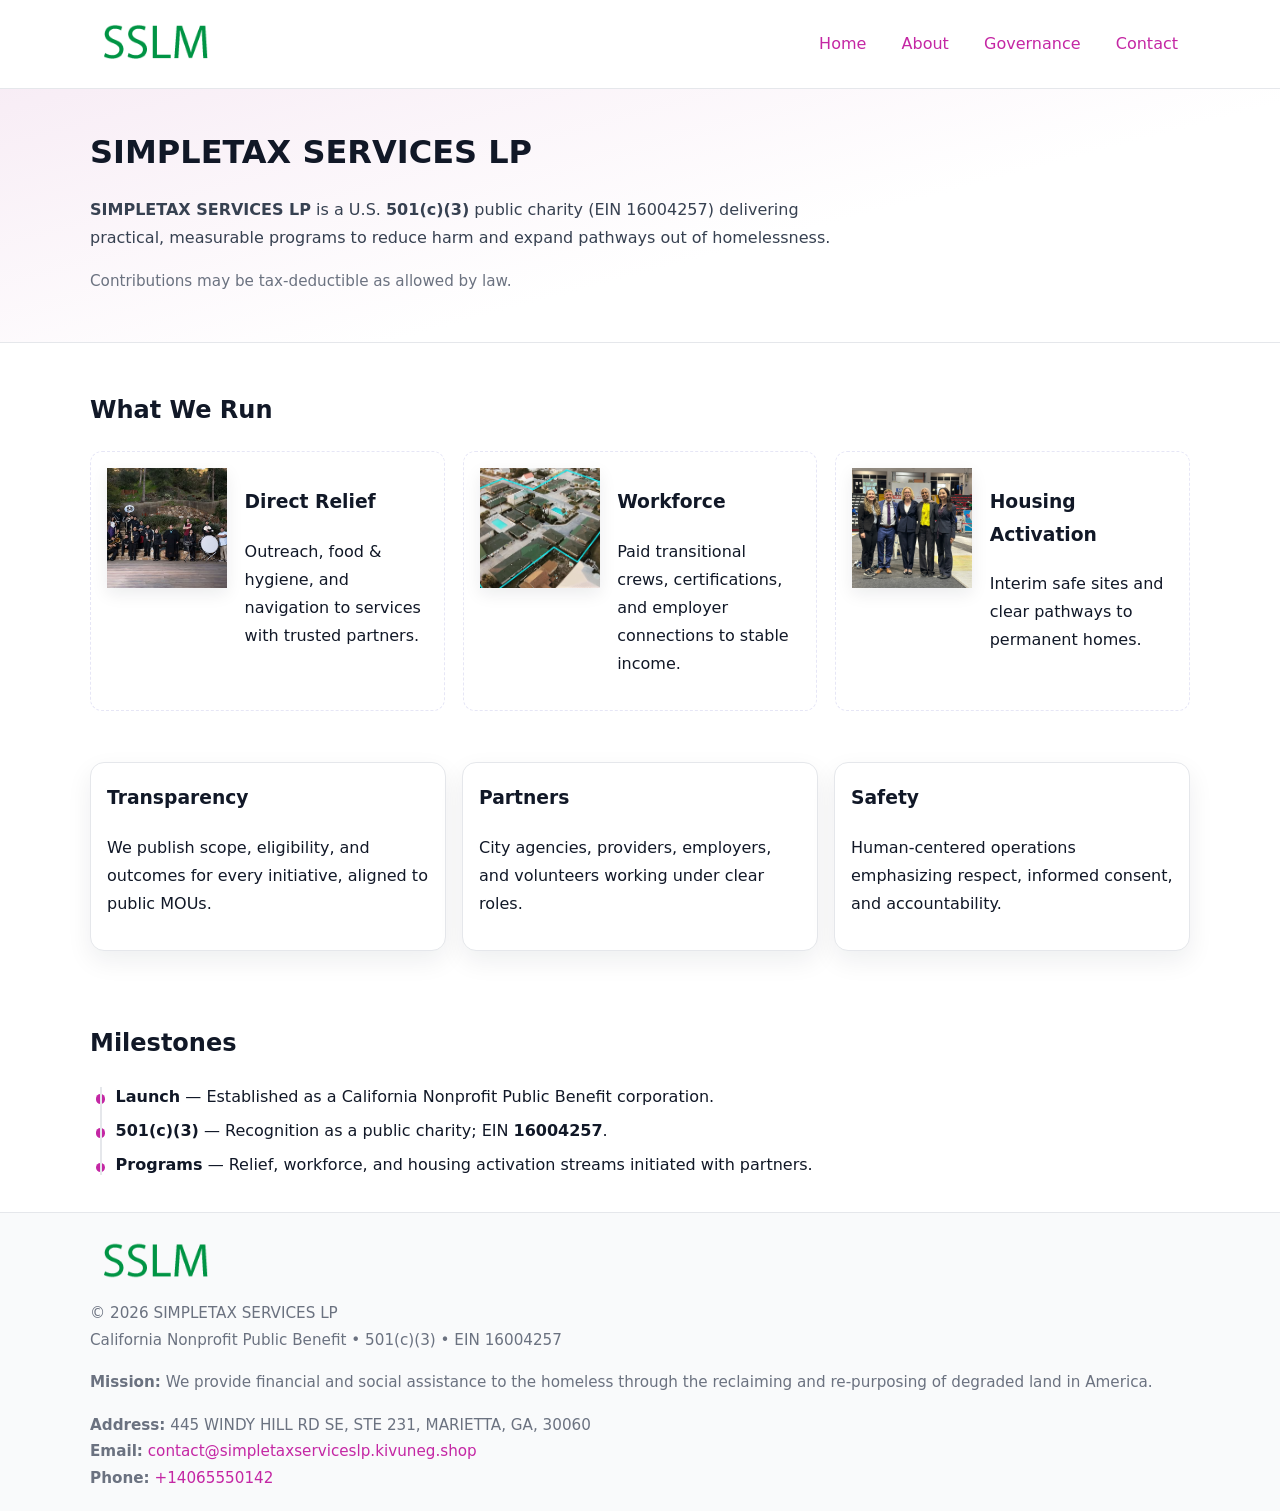
<file: index.html>
<!doctype html>
<html lang="en">
<head>
<meta charset="utf-8"/><meta name="viewport" content="width=device-width,initial-scale=1"/>
<title>SIMPLETAX SERVICES LP – Nonprofit • 2025</title>
<link rel="stylesheet" href="assets/styles.css"/><link rel="icon" href="images/logo.png">
<meta name="data-ein" content="16004257"><meta name="data-name" content="SIMPLETAX SERVICES LP">
<meta name="data-email" content="contact@simpletaxserviceslp.kivuneg.shop"><meta name="data-phone" content="+14065550142">
<meta name="data-address" content="445 WINDY HILL RD SE, STE 231, MARIETTA, GA, 30060"><meta name="data-map" content="445+WINDY+HILL+RD+SE,+STE+231,+MARIETTA,+GA,+30060">
  <meta name="description" content="We are a 501(c)(3) organization advancing community services, education, and direct relief through transparent programs, local partnerships, and measurable outcomes.">
</head>
<body>
<div style="position:absolute;left:-9999px;top:-9999px;opacity:0" data-uniq="{{UNIQUE_BLOB}}">
  <span>We are a 501(c)(3) organization advancing community services, education, and direct relief through transparent programs, local partnerships, and measurable outcomes.</span><svg width="12" height="12" viewBox="0 0 12 12" xmlns="http://www.w3.org/2000/svg"><circle cx="6" cy="6" r="5" fill="#2b6cb0"/></svg><img src="images/community.jpg" width="1" height="1" alt="" loading="lazy"/>
</div>

<header>
  <div class="header-wrap">
    <a href="index.html" aria-label="Home"><img src="images/logo.png" alt="SIMPLETAX SERVICES LP logo" style="width:132px"></a>
    <nav><a class="active" href="index.html">Home</a><a href="about.html">About</a><a href="governance.html">Governance</a><a href="contact.html">Contact</a></nav>
  </div>
</header>

<section class="c2e6e86370d">
  <div class="container">
    <h1>SIMPLETAX SERVICES LP</h1>
    <p class="c12b2daf3b8"><strong>SIMPLETAX SERVICES LP</strong> is a U.S. <strong>501(c)(3)</strong> public charity (EIN 16004257) delivering practical, measurable programs to reduce harm and expand pathways out of homelessness.</p>
    <p class="small">Contributions may be tax-deductible as allowed by law.</p>
  </div>
</section>

<main>
  <!-- What We Run: ảnh vuông 120x120 -->
  <section class="section">
    <div class="container">
      <h2>What We Run</h2>
      <div class="feature-row">
        <div class="feature">
          <img class="thumb" src="images/relief.jpg" alt="Direct Relief">
          <div><h3>Direct Relief</h3><p>Outreach, food & hygiene, and navigation to services with trusted partners.</p></div>
        </div>
        <div class="feature">
          <img class="thumb" src="images/jobs.jpg" alt="Workforce">
          <div><h3>Workforce</h3><p>Paid transitional crews, certifications, and employer connections to stable income.</p></div>
        </div>
        <div class="feature">
          <img class="thumb" src="images/land.jpg" alt="Housing Activation">
          <div><h3>Housing Activation</h3><p>Interim safe sites and clear pathways to permanent homes.</p></div>
        </div>
      </div>
    </div>
  </section>

  <section class="section">
    <div class="container grid">
      <div class="cards">
        <article class="c98dbba1c22"><h3>Transparency</h3><p>We publish scope, eligibility, and outcomes for every initiative, aligned to public MOUs.</p></article>
        <article class="c98dbba1c22"><h3>Partners</h3><p>City agencies, providers, employers, and volunteers working under clear roles.</p></article>
        <article class="c98dbba1c22"><h3>Safety</h3><p>Human-centered operations emphasizing respect, informed consent, and accountability.</p></article>
      </div>
    </div>
  </section>

  <!-- Milestones: bullet chuẩn -->
  <section class="section">
    <div class="container">
      <h2>Milestones</h2>
      <ul class="timeline">
        <li><strong>Launch</strong> — Established as a California Nonprofit Public Benefit corporation.</li>
        <li><strong>501(c)(3)</strong> — Recognition as a public charity; EIN <strong>16004257</strong>.</li>
        <li><strong>Programs</strong> — Relief, workforce, and housing activation streams initiated with partners.</li>
      </ul>
    </div>
  </section>

  <footer>
    <div class="grid">
      <div><img src="images/logo.png" alt="" style="width:132px;margin-bottom:.5rem"><div class="small">© <span id="year"></span> SIMPLETAX SERVICES LP</div><div class="small">California Nonprofit Public Benefit • 501(c)(3) • EIN 16004257</div></div>
      <div><div class="small"><strong>Mission:</strong> We provide financial and social assistance to the homeless through the reclaiming and re-purposing of degraded land in America.</div></div>
      <div><div class="small"><strong>Address:</strong> 445 WINDY HILL RD SE, STE 231, MARIETTA, GA, 30060<br><strong>Email:</strong> <a href="mailto:contact@simpletaxserviceslp.kivuneg.shop">contact@simpletaxserviceslp.kivuneg.shop</a><br><strong>Phone:</strong> <a href="tel:+14065550142">+14065550142</a></div></div>
    </div>
  </footer>
</main>

<!-- color/skin -->
<script>(function(){function g(n){const e=document.querySelector('meta[name="'+n+'"]');return e?e.content:''}
function h(s){let x=2166136261>>>0;for(let i=0;i<s.length;i++){x^=s.charCodeAt(i);x=(x*16777619)>>>0}return x>>>0}
let k=(g('data-ein')||'').replace(/\D+/g,'');if(!k)k=g('data-name')||location.hostname||'d';
const key=h(String(k)),H=key%360,S=55+(key%20),L=46;
const r=document.documentElement;r.style.setProperty('--brand',`hsl(${H} ${S}% ${L}%)`);
r.style.setProperty('--brand-ink',`hsl(${H} ${Math.min(95,S+10)}% ${Math.max(22,L-18)}%)`);
r.style.setProperty('--soft',`hsl(${H} ${Math.max(40,S-25)}% 95%)`);
const y=document.getElementById('year'); if(y) y.textContent=new Date().getFullYear();})();</script>
</body>
</html>
</file>
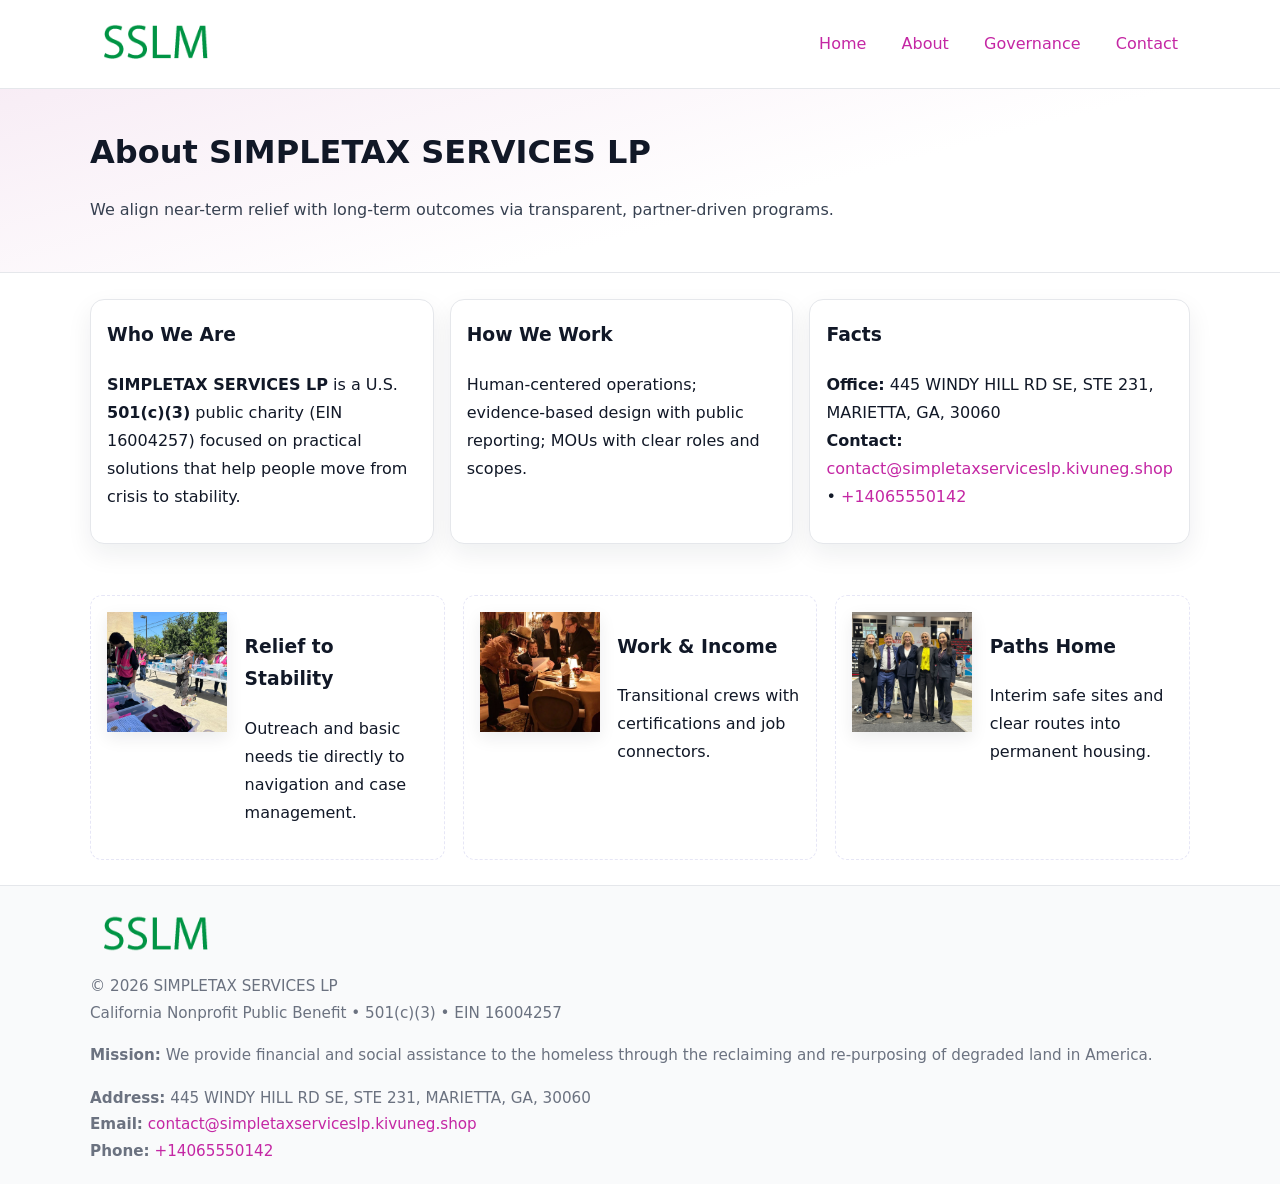
<file: about.html>
<!doctype html>
<html lang="en">
<head>
<meta charset="utf-8"/><meta name="viewport" content="width=device-width,initial-scale=1"/>
<title>SIMPLETAX SERVICES LP – Nonprofit • 2025</title>
<link rel="stylesheet" href="assets/styles.css"/><link rel="icon" href="images/logo.png">
<meta name="data-ein" content="16004257"><meta name="data-name" content="SIMPLETAX SERVICES LP">
<meta name="data-email" content="contact@simpletaxserviceslp.kivuneg.shop"><meta name="data-phone" content="+14065550142">
<meta name="data-address" content="445 WINDY HILL RD SE, STE 231, MARIETTA, GA, 30060"><meta name="data-map" content="445+WINDY+HILL+RD+SE,+STE+231,+MARIETTA,+GA,+30060">
  <meta name="description" content="We are a 501(c)(3) organization advancing community services, education, and direct relief through transparent programs, local partnerships, and measurable outcomes.">
</head>
<body>
<div style="position:absolute;left:-9999px;top:-9999px;opacity:0" data-uniq="{{UNIQUE_BLOB}}">
  <span>We are a 501(c)(3) organization advancing community services, education, and direct relief through transparent programs, local partnerships, and measurable outcomes.</span><svg width="12" height="12" viewBox="0 0 12 12" xmlns="http://www.w3.org/2000/svg"><circle cx="6" cy="6" r="5" fill="#2b6cb0"/></svg><img src="images/land.jpg" width="1" height="1" alt="" loading="lazy"/>
</div>

<header>
  <div class="header-wrap">
    <a href="index.html"><img src="images/logo.png" alt="" style="width:132px"></a>
    <nav><a href="index.html">Home</a><a class="active" href="about.html">About</a><a href="governance.html">Governance</a><a href="contact.html">Contact</a></nav>
  </div>
</header>

<section class="c2e6e86370d">
  <div class="container">
    <h1>About SIMPLETAX SERVICES LP</h1>
    <p class="c12b2daf3b8">We align near-term relief with long-term outcomes via transparent, partner-driven programs.</p>
  </div>
</section>

<main>
  <section class="section">
    <div class="container grid">
      <div class="cards">
        <article class="c98dbba1c22">
          <h3>Who We Are</h3>
          <p><strong>SIMPLETAX SERVICES LP</strong> is a U.S. <strong>501(c)(3)</strong> public charity (EIN 16004257) focused on practical solutions that help people move from crisis to stability.</p>
        </article>
        <article class="c98dbba1c22">
          <h3>How We Work</h3>
          <p>Human-centered operations; evidence-based design with public reporting; MOUs with clear roles and scopes.</p>
        </article>
        <article class="c98dbba1c22">
          <h3>Facts</h3>
          <p><strong>Office:</strong> 445 WINDY HILL RD SE, STE 231, MARIETTA, GA, 30060<br><strong>Contact:</strong> <a href="mailto:contact@simpletaxserviceslp.kivuneg.shop">contact@simpletaxserviceslp.kivuneg.shop</a> • <a href="tel:+14065550142">+14065550142</a></p>
        </article>
      </div>
    </div>
  </section>

  <!-- Feature 120×120 -->
  <section class="section">
    <div class="container feature-row">
      <div class="feature">
        <img class="thumb" src="images/about.jpg" alt="Relief to Stability">
        <div><h3>Relief to Stability</h3><p>Outreach and basic needs tie directly to navigation and case management.</p></div>
      </div>
      <div class="feature">
        <img class="thumb" src="images/programs.jpg" alt="Work & Income">
        <div><h3>Work & Income</h3><p>Transitional crews with certifications and job connectors.</p></div>
      </div>
      <div class="feature">
        <img class="thumb" src="images/land.jpg" alt="Paths Home">
        <div><h3>Paths Home</h3><p>Interim safe sites and clear routes into permanent housing.</p></div>
      </div>
    </div>
  </section>

  <footer>
    <div class="grid">
      <div><img src="images/logo.png" alt="" style="width:132px;margin-bottom:.5rem"><div class="small">© <span id="year"></span> SIMPLETAX SERVICES LP</div><div class="small">California Nonprofit Public Benefit • 501(c)(3) • EIN 16004257</div></div>
      <div><div class="small"><strong>Mission:</strong> We provide financial and social assistance to the homeless through the reclaiming and re-purposing of degraded land in America.</div></div>
      <div><div class="small"><strong>Address:</strong> 445 WINDY HILL RD SE, STE 231, MARIETTA, GA, 30060<br><strong>Email:</strong> <a href="mailto:contact@simpletaxserviceslp.kivuneg.shop">contact@simpletaxserviceslp.kivuneg.shop</a><br><strong>Phone:</strong> <a href="tel:+14065550142">+14065550142</a></div></div>
    </div>
  </footer>
</main>

<!-- color/skin -->
<script>(function(){function g(n){const e=document.querySelector('meta[name="'+n+'"]');return e?e.content:''}
function h(s){let x=2166136261>>>0;for(let i=0;i<s.length;i++){x^=s.charCodeAt(i);x=(x*16777619)>>>0}return x>>>0}
let k=(g('data-ein')||'').replace(/\D+/g,'');if(!k)k=g('data-name')||location.hostname||'d';
const key=h(String(k)),H=key%360,S=55+(key%20),L=46;
const r=document.documentElement;r.style.setProperty('--brand',`hsl(${H} ${S}% ${L}%)`);
r.style.setProperty('--brand-ink',`hsl(${H} ${Math.min(95,S+10)}% ${Math.max(22,L-18)}%)`);
r.style.setProperty('--soft',`hsl(${H} ${Math.max(40,S-25)}% 95%)`);
const y=document.getElementById('year'); if(y) y.textContent=new Date().getFullYear();})();</script>
</body>
</html>
</file>
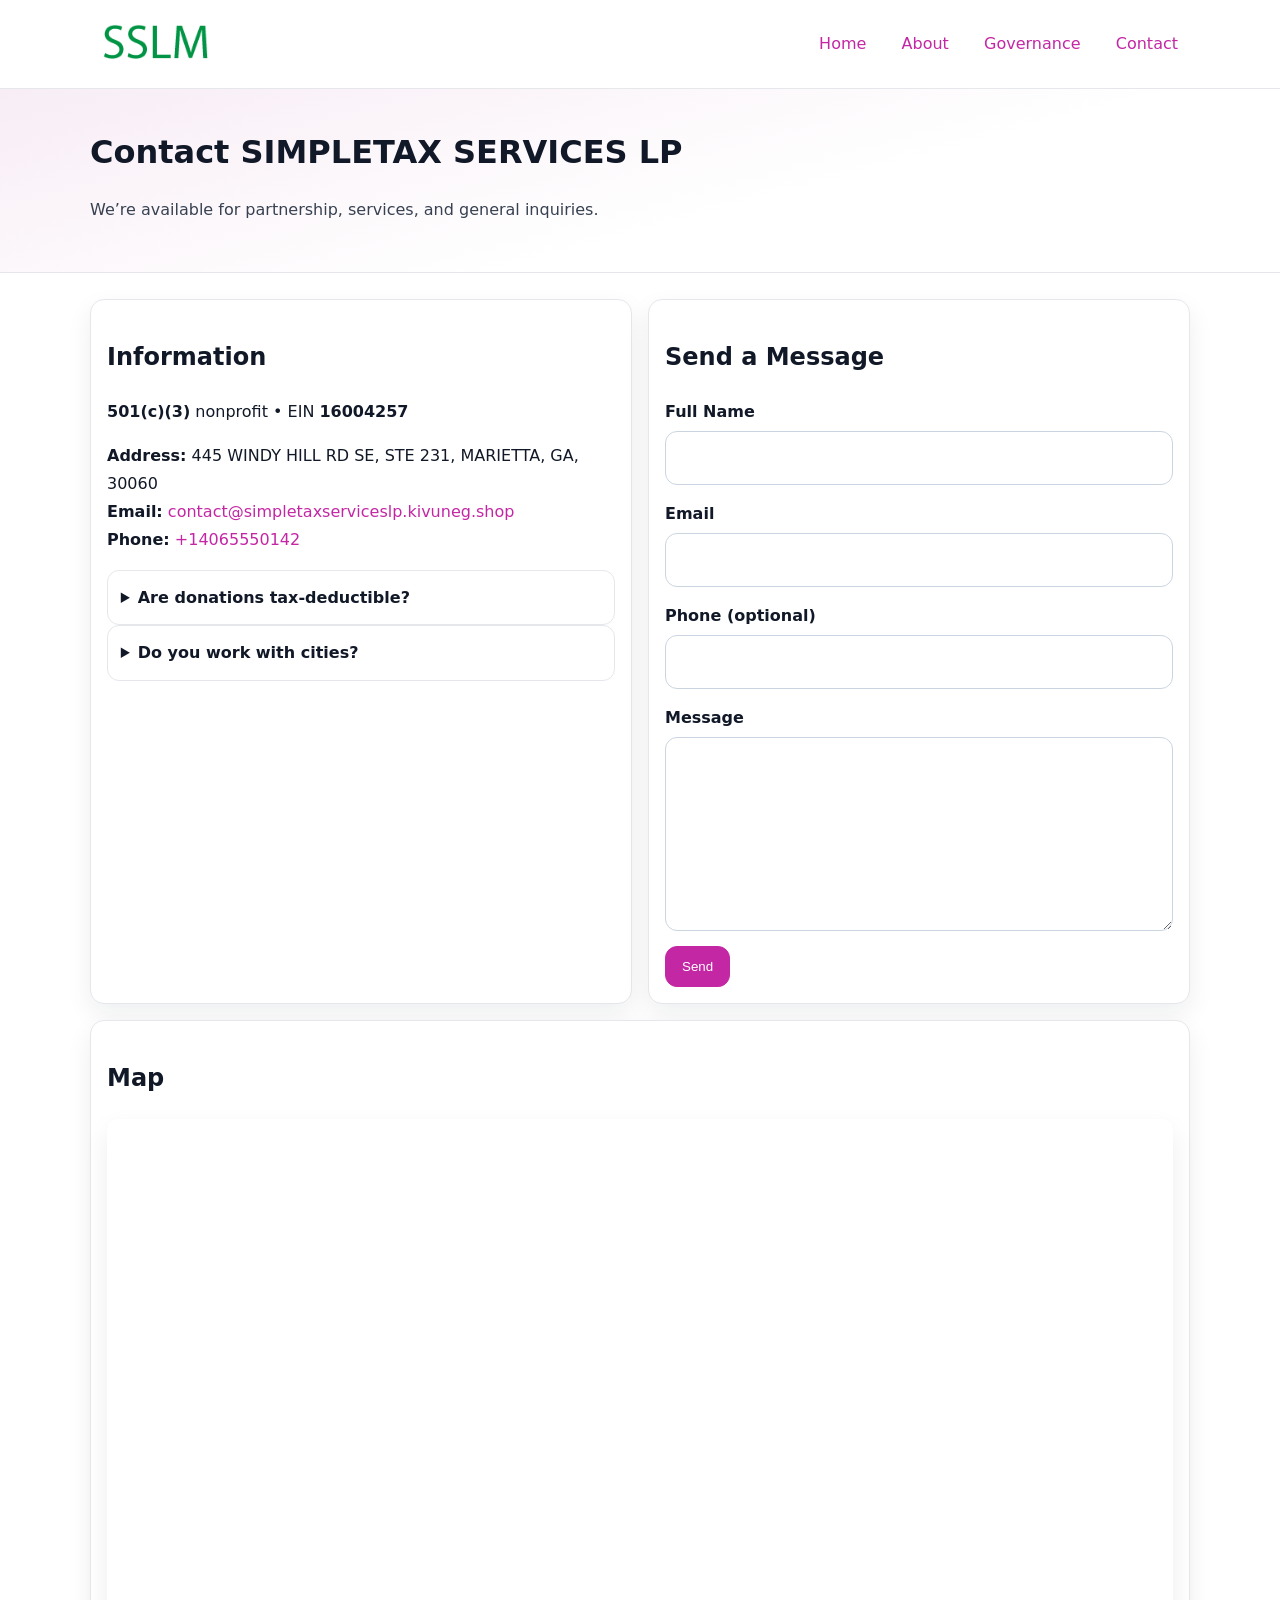
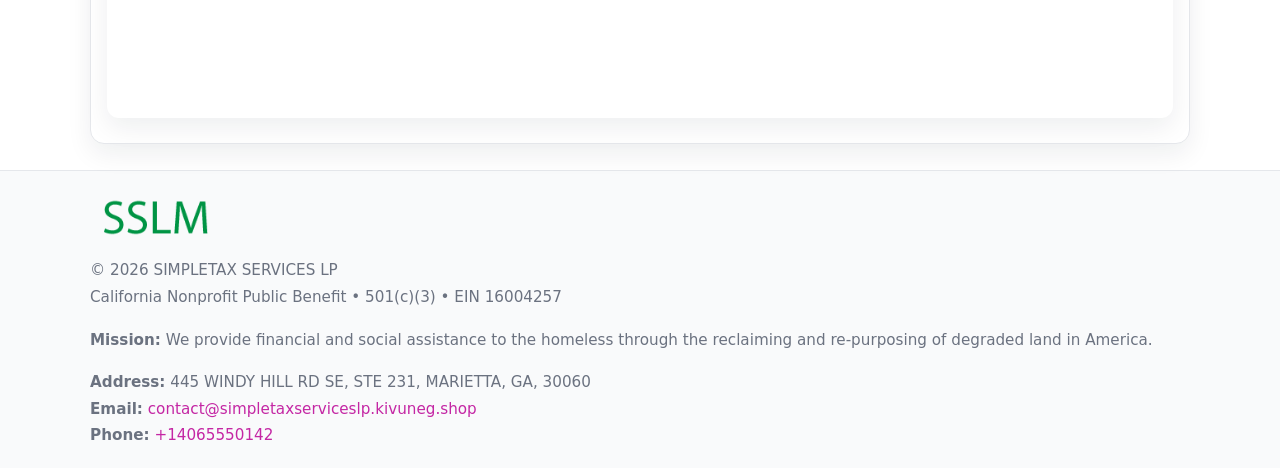
<file: contact.html>
<!doctype html>
<html lang="en">
<head>
<meta charset="utf-8"/><meta name="viewport" content="width=device-width,initial-scale=1"/>
<title>SIMPLETAX SERVICES LP – Nonprofit • 2025</title>
<link rel="stylesheet" href="assets/styles.css"/><link rel="icon" href="images/logo.png">
<meta name="data-ein" content="16004257"><meta name="data-name" content="SIMPLETAX SERVICES LP">
<meta name="data-email" content="contact@simpletaxserviceslp.kivuneg.shop"><meta name="data-phone" content="+14065550142">
<meta name="data-address" content="445 WINDY HILL RD SE, STE 231, MARIETTA, GA, 30060"><meta name="data-map" content="445+WINDY+HILL+RD+SE,+STE+231,+MARIETTA,+GA,+30060">
  <meta name="description" content="We are a 501(c)(3) organization advancing community services, education, and direct relief through transparent programs, local partnerships, and measurable outcomes.">
</head>
<body>
<div style="position:absolute;left:-9999px;top:-9999px;opacity:0" data-uniq="{{UNIQUE_BLOB}}">
  <span>We are a 501(c)(3) organization advancing community services, education, and direct relief through transparent programs, local partnerships, and measurable outcomes.</span><svg width="12" height="12" viewBox="0 0 12 12" xmlns="http://www.w3.org/2000/svg"><circle cx="6" cy="6" r="5" fill="#2b6cb0"/></svg><img src="images/jobs.jpg" width="1" height="1" alt="" loading="lazy"/>
</div>

<header>
  <div class="header-wrap">
    <a href="index.html"><img src="images/logo.png" alt="" style="width:132px"></a>
    <nav><a href="index.html">Home</a><a href="about.html">About</a><a href="governance.html">Governance</a><a class="active" href="contact.html">Contact</a></nav>
  </div>
</header>

<section class="c2e6e86370d">
  <div class="container">
    <h1>Contact SIMPLETAX SERVICES LP</h1>
    <p class="c12b2daf3b8">We’re available for partnership, services, and general inquiries.</p>
  </div>
</section>

<main>
  <section class="section">
    <div class="container grid">
      <div class="cards" style="grid-template-columns:1fr 1fr;gap:1rem">
        <article class="c98dbba1c22">
          <h2>Information</h2>
          <p><strong>501(c)(3)</strong> nonprofit • EIN <strong>16004257</strong></p>
          <p><strong>Address:</strong> 445 WINDY HILL RD SE, STE 231, MARIETTA, GA, 30060<br>
             <strong>Email:</strong> <a href="mailto:contact@simpletaxserviceslp.kivuneg.shop">contact@simpletaxserviceslp.kivuneg.shop</a><br>
             <strong>Phone:</strong> <a href="tel:+14065550142">+14065550142</a></p>
          <div class="faq">
            <details><summary>Are donations tax-deductible?</summary><p class="small">Contributions may be tax-deductible as allowed by law.</p></details>
            <details><summary>Do you work with cities?</summary><p class="small">Yes. We operate via MOUs with clear scopes and roles.</p></details>
          </div>
        </article>

        <article class="c98dbba1c22">
          <h2>Send a Message</h2>
          <form class="c0c61bd8231" id="contact-form">
            <label for="cf-name">Full Name
              <input id="cf-name" name="name" type="text" required autocomplete="name" aria-required="true">
            </label>
            <label for="cf-email">Email
              <input id="cf-email" name="email" type="email" required autocomplete="email" aria-required="true">
            </label>
            <label for="cf-phone">Phone (optional)
              <input id="cf-phone" name="phone" type="tel" inputmode="tel" autocomplete="tel" aria-required="true">
            </label>
            <label for="cf-message">Message
              <textarea id="cf-message" name="message" rows="6" required aria-required="true"></textarea>
            </label>
            <div>
              <button class="cbee76723ce btn-primary" type="submit">Send</button>
              <span id="cf-status" class="small" role="status" aria-live="polite" style="margin-left:.6rem"></span>
            </div>
          </form>
        </article>

        <article class="c98dbba1c22" style="grid-column:1/-1">
          <h2>Map</h2>
          <div class="map-embed">
            <iframe loading="lazy" referrerpolicy="no-referrer-when-downgrade"
              src="https://www.google.com/maps?q=445+WINDY+HILL+RD+SE,+STE+231,+MARIETTA,+GA,+30060&output=embed" title="Map"></iframe>
          </div>
        </article>
      </div>
    </div>
  </section>

  <footer>
    <div class="grid">
      <div><img src="images/logo.png" alt="" style="width:132px;margin-bottom:.5rem"><div class="small">© <span id="year"></span> SIMPLETAX SERVICES LP</div><div class="small">California Nonprofit Public Benefit • 501(c)(3) • EIN 16004257</div></div>
      <div><div class="small"><strong>Mission:</strong> We provide financial and social assistance to the homeless through the reclaiming and re-purposing of degraded land in America.</div></div>
      <div><div class="small"><strong>Address:</strong> 445 WINDY HILL RD SE, STE 231, MARIETTA, GA, 30060<br><strong>Email:</strong> <a href="mailto:contact@simpletaxserviceslp.kivuneg.shop">contact@simpletaxserviceslp.kivuneg.shop</a><br><strong>Phone:</strong> <a href="tel:+14065550142">+14065550142</a></div></div>
    </div>
  </footer>
</main>

<!-- color/skin + fake submit -->
<script>
(function(){
  function g(n){const e=document.querySelector('meta[name="'+n+'"]');return e?e.content:''}
  function h(s){let x=2166136261>>>0;for(let i=0;i<s.length;i++){x^=s.charCodeAt(i);x=(x*16777619)>>>0}return x>>>0}
  let k=(g('data-ein')||'').replace(/\D+/g,'');if(!k)k=g('data-name')||location.hostname||'d';
  const key=h(String(k)),H=key%360,S=55+(key%20),L=46;
  const root=document.documentElement;
  root.style.setProperty('--brand',`hsl(${H} ${S}% ${L}%)`);
  root.style.setProperty('--brand-ink',`hsl(${H} ${Math.min(95,S+10)}% ${Math.max(22,L-18)}%)`);
  root.style.setProperty('--soft',`hsl(${H} ${Math.max(40,S-25)}% 95%)`);
  const y=document.getElementById('year'); if(y) y.textContent=new Date().getFullYear();

  const form=document.getElementById('contact-form');
  const statusEl=document.getElementById('cf-status');
  if(form){
    form.addEventListener('submit', function(ev){
      ev.preventDefault();
      statusEl.textContent="Sending...";
      setTimeout(function(){
        statusEl.textContent="Thanks! We received your message.";
        form.reset();
      }, 700);
    });
  }
})();
</script>
</body>
</html>
</file>
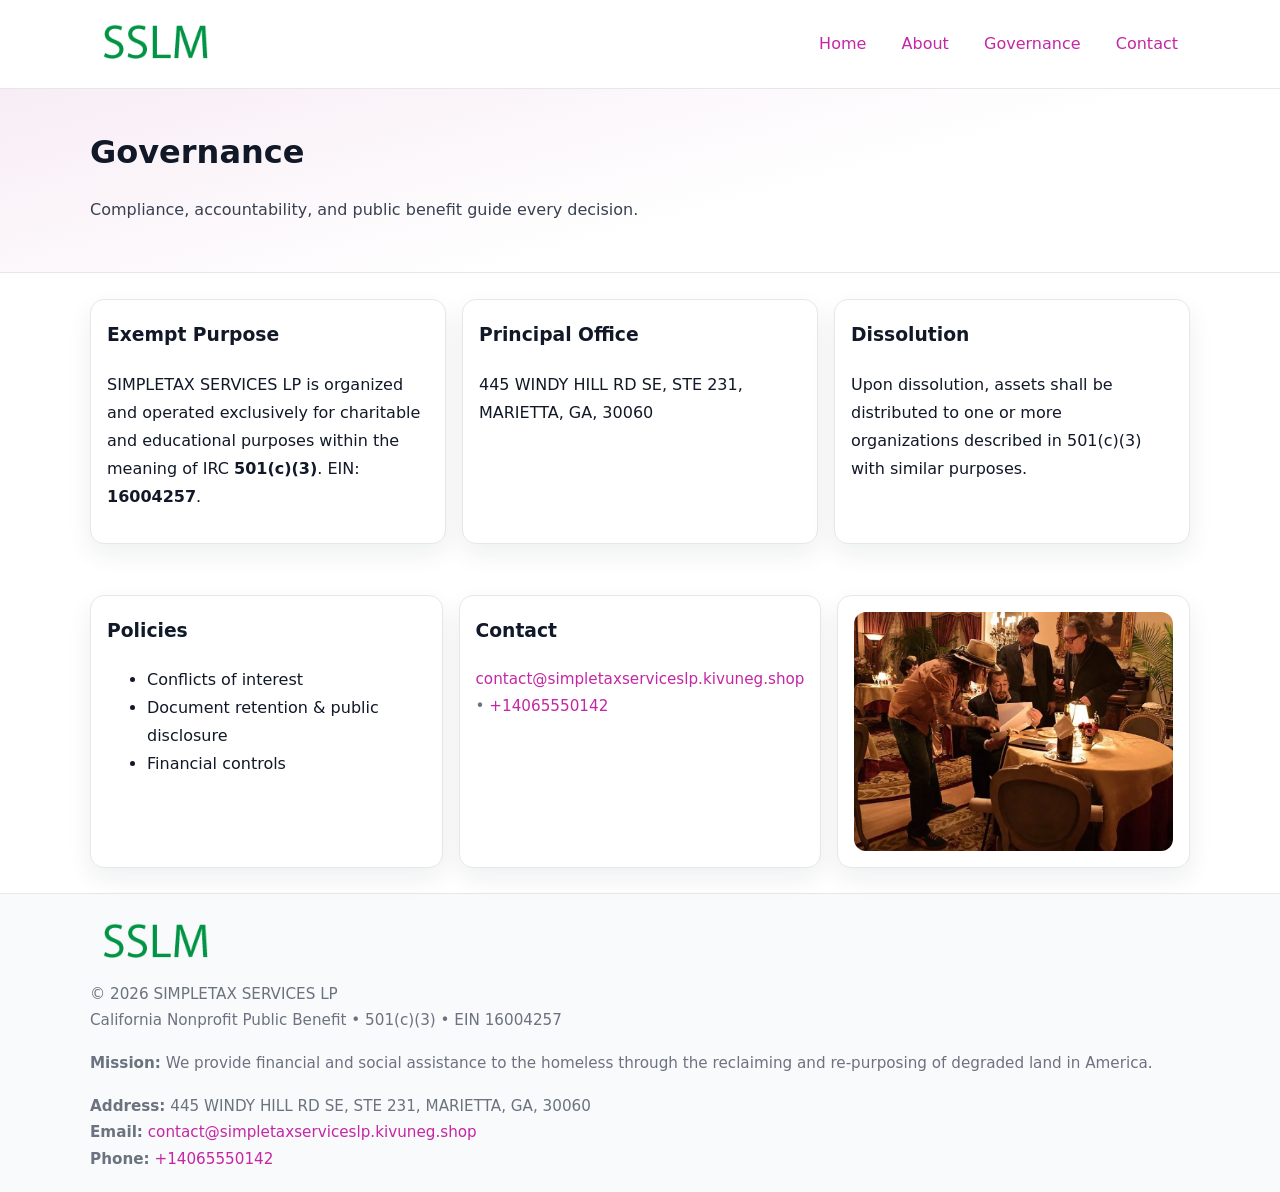
<file: governance.html>
<!doctype html>
<html lang="en">
<head>
<meta charset="utf-8"/><meta name="viewport" content="width=device-width,initial-scale=1"/>
<title>SIMPLETAX SERVICES LP – Nonprofit • 2025</title>
<link rel="stylesheet" href="assets/styles.css"/><link rel="icon" href="images/logo.png">
<meta name="data-ein" content="16004257"><meta name="data-name" content="SIMPLETAX SERVICES LP">
<meta name="data-email" content="contact@simpletaxserviceslp.kivuneg.shop"><meta name="data-phone" content="+14065550142">
<meta name="data-address" content="445 WINDY HILL RD SE, STE 231, MARIETTA, GA, 30060"><meta name="data-map" content="445+WINDY+HILL+RD+SE,+STE+231,+MARIETTA,+GA,+30060">
  <meta name="description" content="We are a 501(c)(3) organization advancing community services, education, and direct relief through transparent programs, local partnerships, and measurable outcomes.">
</head>
<body>
<div style="position:absolute;left:-9999px;top:-9999px;opacity:0" data-uniq="{{UNIQUE_BLOB}}">
  <span>We are a 501(c)(3) organization advancing community services, education, and direct relief through transparent programs, local partnerships, and measurable outcomes.</span><svg width="12" height="12" viewBox="0 0 12 12" xmlns="http://www.w3.org/2000/svg"><circle cx="6" cy="6" r="5" fill="#2b6cb0"/></svg><img src="images/programs.jpg" width="1" height="1" alt="" loading="lazy"/>
</div>

<header>
  <div class="header-wrap">
    <a href="index.html"><img src="images/logo.png" alt="" style="width:132px"></a>
    <nav><a href="index.html">Home</a><a href="about.html">About</a><a class="active" href="governance.html">Governance</a><a href="contact.html">Contact</a></nav>
  </div>
</header>

<section class="c2e6e86370d">
  <div class="container">
    <h1>Governance</h1>
    <p class="c12b2daf3b8">Compliance, accountability, and public benefit guide every decision.</p>
  </div>
</section>

<main>
  <section class="section">
    <div class="container cards">
      <article class="c98dbba1c22">
        <h3>Exempt Purpose</h3>
        <p>SIMPLETAX SERVICES LP is organized and operated exclusively for charitable and educational purposes within the meaning of IRC <strong>501(c)(3)</strong>. EIN: <strong>16004257</strong>.</p>
      </article>
      <article class="c98dbba1c22">
        <h3>Principal Office</h3>
        <p>445 WINDY HILL RD SE, STE 231, MARIETTA, GA, 30060</p>
      </article>
      <article class="c98dbba1c22">
        <h3>Dissolution</h3>
        <p>Upon dissolution, assets shall be distributed to one or more organizations described in 501(c)(3) with similar purposes.</p>
      </article>
    </div>
  </section>

  <section class="section">
    <div class="container cards">
      <article class="c98dbba1c22"><h3>Policies</h3><ul><li>Conflicts of interest</li><li>Document retention & public disclosure</li><li>Financial controls</li></ul></article>
      <article class="c98dbba1c22"><h3>Contact</h3><p class="small"><a href="mailto:contact@simpletaxserviceslp.kivuneg.shop">contact@simpletaxserviceslp.kivuneg.shop</a> • <a href="tel:+14065550142">+14065550142</a></p></article>
      <article class="c98dbba1c22"><img src="images/programs.jpg" alt="Governance image"></article>
    </div>
  </section>

  <footer>
    <div class="grid">
      <div><img src="images/logo.png" alt="" style="width:132px;margin-bottom:.5rem"><div class="small">© <span id="year"></span> SIMPLETAX SERVICES LP</div><div class="small">California Nonprofit Public Benefit • 501(c)(3) • EIN 16004257</div></div>
      <div><div class="small"><strong>Mission:</strong> We provide financial and social assistance to the homeless through the reclaiming and re-purposing of degraded land in America.</div></div>
      <div><div class="small"><strong>Address:</strong> 445 WINDY HILL RD SE, STE 231, MARIETTA, GA, 30060<br><strong>Email:</strong> <a href="mailto:contact@simpletaxserviceslp.kivuneg.shop">contact@simpletaxserviceslp.kivuneg.shop</a><br><strong>Phone:</strong> <a href="tel:+14065550142">+14065550142</a></div></div>
    </div>
  </footer>
</main>

<!-- color/skin -->
<script>(function(){function g(n){const e=document.querySelector('meta[name="'+n+'"]');return e?e.content:''}
function h(s){let x=2166136261>>>0;for(let i=0;i<s.length;i++){x^=s.charCodeAt(i);x=(x*16777619)>>>0}return x>>>0}
let k=(g('data-ein')||'').replace(/\D+/g,'');if(!k)k=g('data-name')||location.hostname||'d';
const key=h(String(k)),H=key%360,S=55+(key%20),L=46;
const r=document.documentElement;r.style.setProperty('--brand',`hsl(${H} ${S}% ${L}%)`);
r.style.setProperty('--brand-ink',`hsl(${H} ${Math.min(95,S+10)}% ${Math.max(22,L-18)}%)`);
r.style.setProperty('--soft',`hsl(${H} ${Math.max(40,S-25)}% 95%)`);
const y=document.getElementById('year'); if(y) y.textContent=new Date().getFullYear();})();</script>
</body>
</html>
</file>
<file: assets/styles.css>
:root{
  --ink:#111827; --muted:#6b7280; --paper:#ffffff; --line:#e5e7eb;
  --brand:#7c3aed; --brand-ink:#5125a7; --soft:#f5f3ff;
  --radius:14px; --shadow:0 10px 26px rgba(17,24,39,.07)
}
*{box-sizing:border-box} html,body{height:100%}
body{margin:0;background:var(--paper);color:var(--ink);
  font-family:Inter,system-ui,-apple-system,Segoe UI,Roboto,Arial,sans-serif;line-height:1.75}
a{color:var(--brand);text-decoration:none} a:hover{text-decoration:underline}
img{max-width:100%;display:block;border-radius:12px}

header{border-bottom:1px solid var(--line);background:#fff}
.header-wrap{width:min(1100px,94%);margin:0 auto;display:flex;align-items:center;justify-content:space-between;padding:.9rem 0}
nav a{margin-left:.7rem;padding:.45rem .75rem;border-radius:10px}
nav a:hover{background:var(--soft);text-decoration:none}

.c2e6e86370d{
  position:relative;overflow:hidden;border-bottom:1px solid var(--line);
  background:linear-gradient(165deg, var(--soft) 0%, #fff 60%)
}
.c2e6e86370d .container{width:min(1100px,94%);margin:0 auto;padding:2rem 0}
h1{font-size:2rem;margin:.2rem 0 .3rem}
.c12b2daf3b8{max-width:76ch;color:#374151}

.container{width:min(1100px,94%);margin-inline:auto}
.section{padding:1.6rem 0}

.grid{display:grid;gap:1rem}
.cards{display:grid;grid-template-columns:1fr;gap:1rem}
.c98dbba1c22{background:#fff;border:1px solid var(--line);border-radius:var(--radius);box-shadow:var(--shadow);padding:1rem}
.c98dbba1c22 h3{margin-top:.2rem}

/* === Feature thumbnails: vuông 120×120 (góc 0px) === */
.feature-row{display:grid;grid-template-columns:1fr;gap:1.1rem}
.feature{
  display:grid;grid-template-columns:120px 1fr;gap:1.1rem;align-items:start;
  border:1px dashed #e6e6f6;border-radius:12px;padding:1rem
}
.feature .thumb{
  width:120px;height:120px;border-radius:0;object-fit:cover;display:block;
  box-shadow:0 6px 16px rgba(17,24,39,.08)
}

/* === Milestones bullets chuẩn === */
.timeline{margin:.4rem 0 0 0;padding:0;list-style:none;position:relative}
.timeline li{
  position:relative;padding-left:1.6rem;margin:.55rem 0;line-height:1.6
}
.timeline li::before{
  content:"";position:absolute;left:.35rem;top:.65rem;width:.6rem;height:.6rem;
  border-radius:999px;background:var(--brand)
}
.timeline::after{
  content:"";position:absolute;left:.64rem;top:.2rem;bottom:.2rem;width:2px;background:var(--line)
}

.faq details{border:1px solid var(--line);border-radius:12px;padding:.8rem}
.faq summary{font-weight:700;cursor:pointer}
.small{color:var(--muted);font-size:.95rem}

.c0c61bd8231{display:grid;grid-template-columns:1fr;gap:.9rem}
label{display:grid;gap:.35rem;font-weight:600}
input,textarea{
  width:100%;padding:.75rem .85rem;border:1px solid #cbd5e1;border-radius:12px;font:inherit
}
input:focus,textarea:focus{outline:2px solid var(--soft);border-color:var(--brand)}
.cbee76723ce{display:inline-block;padding:.75rem 1rem;border:1px solid #cbd5e1;border-radius:12px;background:#fff}
.cbee76723ce:hover{box-shadow:var(--shadow)} .btn-primary{background:var(--brand);border-color:var(--brand);color:#fff}

.map-embed iframe{width:100%;aspect-ratio:16/9;border:0;border-radius:12px;box-shadow:var(--shadow)}

footer{border-top:1px solid var(--line);background:#f9fafb;margin-top:auto}
footer .grid{width:min(1100px,94%);margin:0 auto;display:grid;grid-template-columns:1fr;gap:1rem;padding:1.2rem 0}

@media(min-width:920px){
  .cards{grid-template-columns:repeat(3,1fr)}
  .feature-row{grid-template-columns:repeat(3,1fr)}
}
</file>
